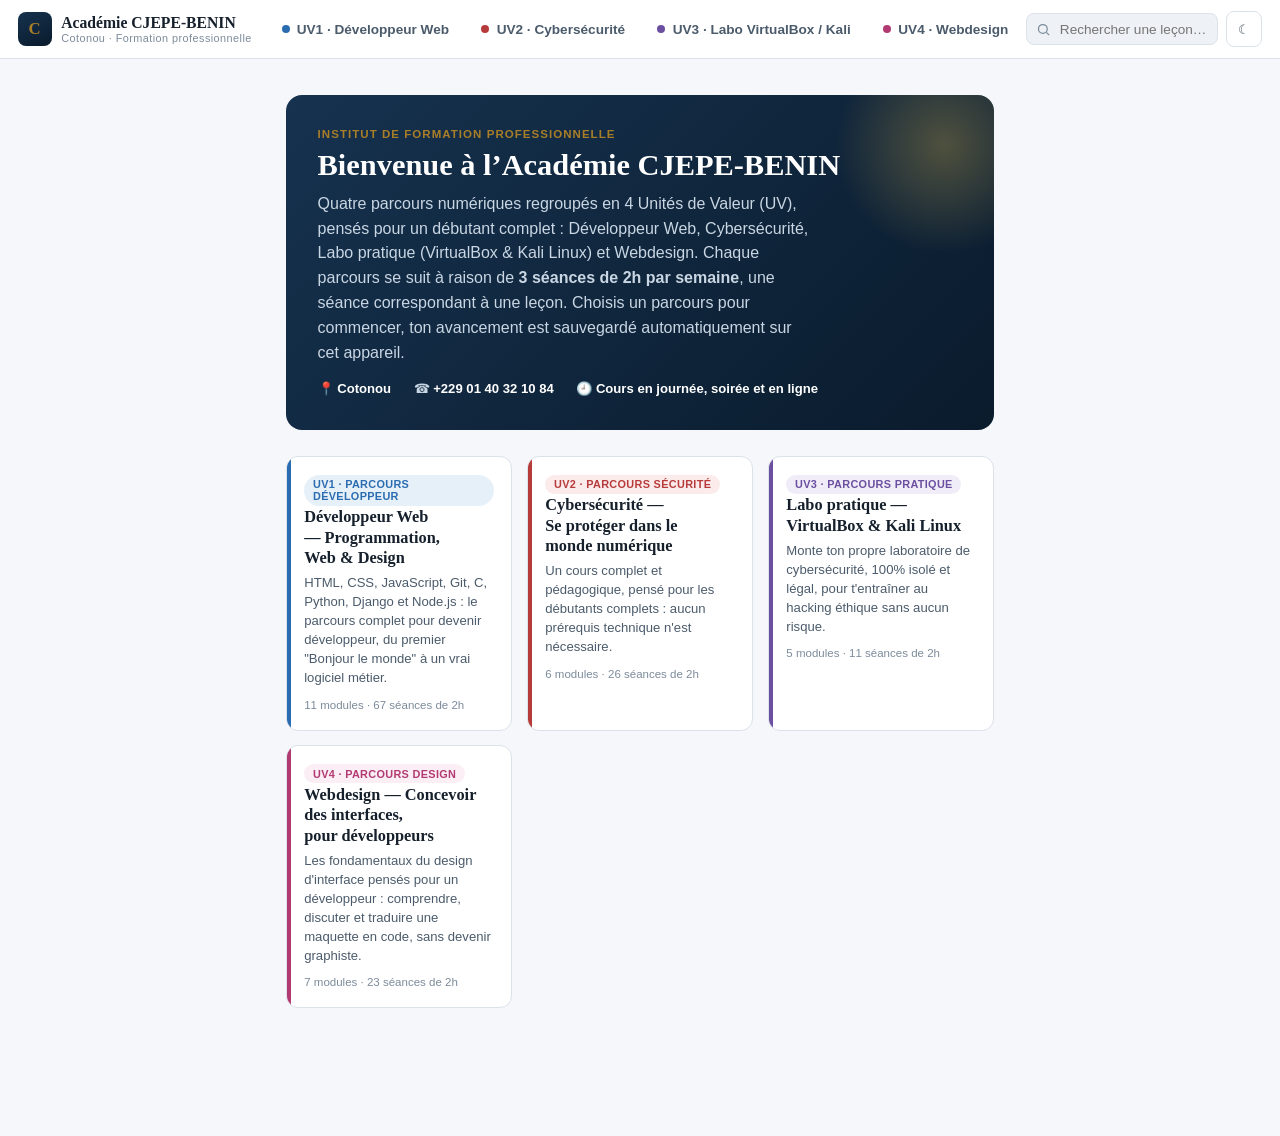
<file: academie-cjepe/index.html>
<!DOCTYPE html>
<html lang="fr">
<head>
  <meta charset="UTF-8" />
  <meta name="viewport" content="width=device-width, initial-scale=1" />
  <title>Académie CJEPE-BENIN · Parcours interactifs</title>
  <link rel="stylesheet" href="style.css" />
</head>
<body>
<div id="app">
  <div class="topbar">
    <div class="brand" onclick="go('home')">
      <div class="brand-mark">C</div>
      <div class="brand-txt"><b>Académie CJEPE-BENIN</b><span>Cotonou · Formation professionnelle</span></div>
    </div>
    <div class="track-tabs" id="trackTabs"></div>
    <div class="topbar-actions">
      <div class="search-box">
        <svg width="15" height="15" viewBox="0 0 24 24" fill="none" stroke="currentColor" stroke-width="2"><circle cx="11" cy="11" r="7"/><line x1="21" y1="21" x2="16.65" y2="16.65"/></svg>
        <input id="searchInput" placeholder="Rechercher une leçon…" oninput="onSearch(this.value)" />
      </div>
      <button class="icon-btn menu-btn" onclick="toggleMobileSidebar()" aria-label="Menu" title="Sommaire">
        <svg width="17" height="17" viewBox="0 0 24 24" fill="none" stroke="currentColor" stroke-width="2"><line x1="3" y1="6" x2="21" y2="6"/><line x1="3" y1="12" x2="21" y2="12"/><line x1="3" y1="18" x2="21" y2="18"/></svg>
      </button>
      <button class="icon-btn" id="themeBtn" onclick="toggleTheme()" aria-label="Changer le thème" title="Changer le thème">☾</button>
    </div>
  </div>

  <div class="layout">
    <div class="scrim" id="scrim" onclick="toggleMobileSidebar()"></div>
    <nav class="sidebar sidebar-hidden" id="sidebar"></nav>
    <main class="content"><div class="content-inner" id="contentInner"></div></main>
  </div>
</div>
  <script src="script.js" defer></script>
</body>
</html>
</file>
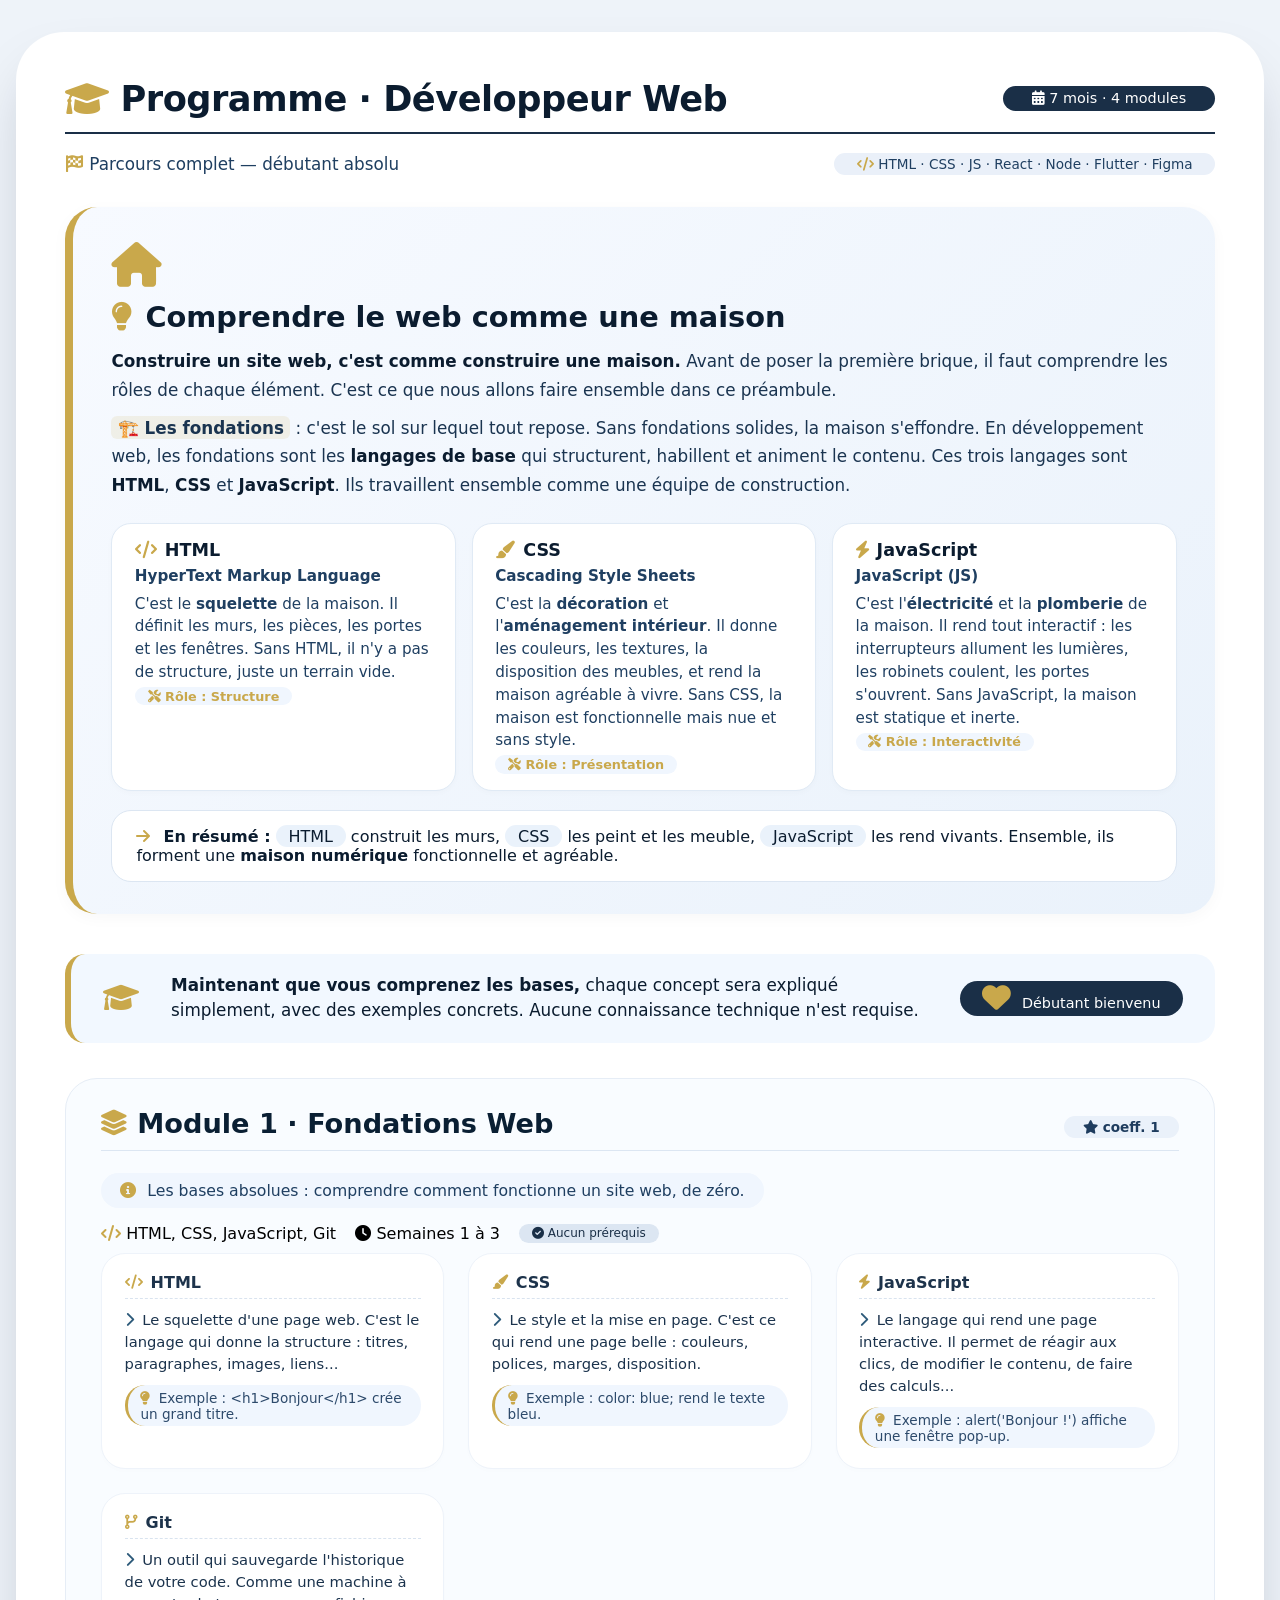
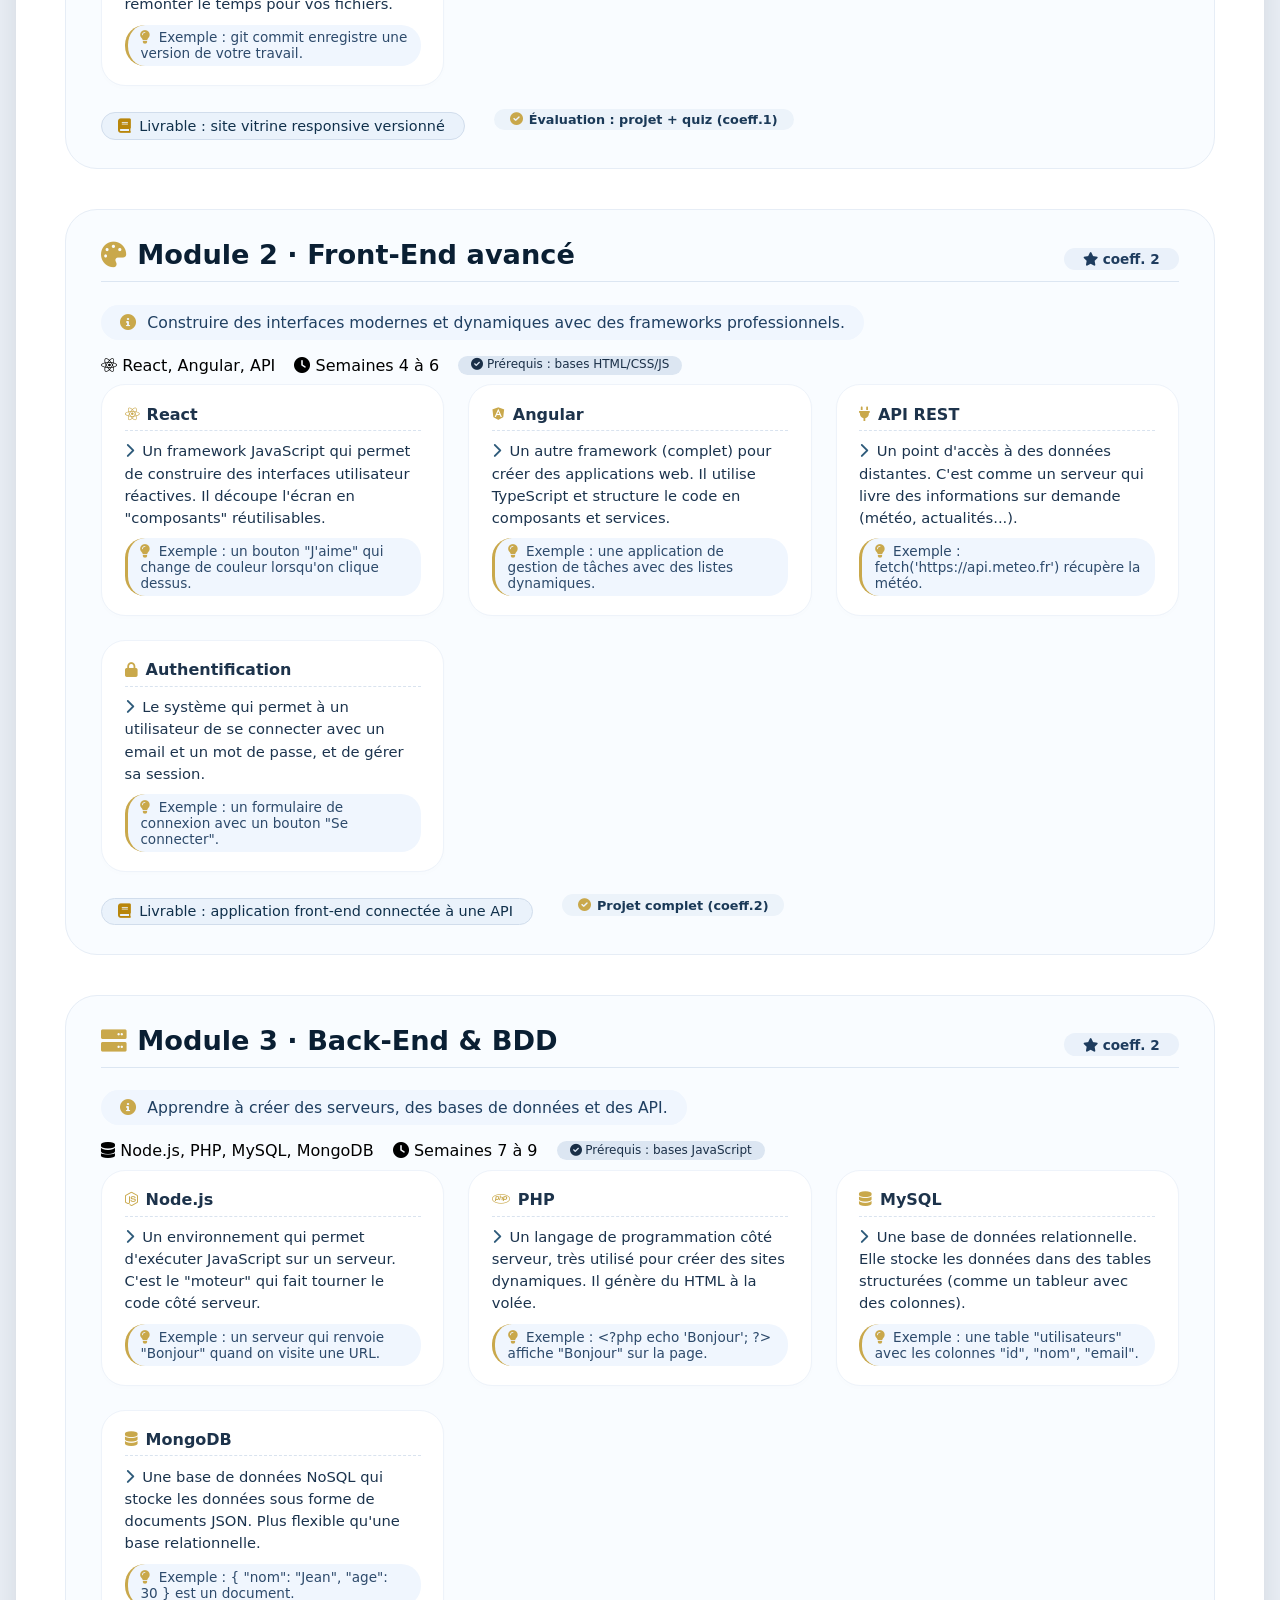
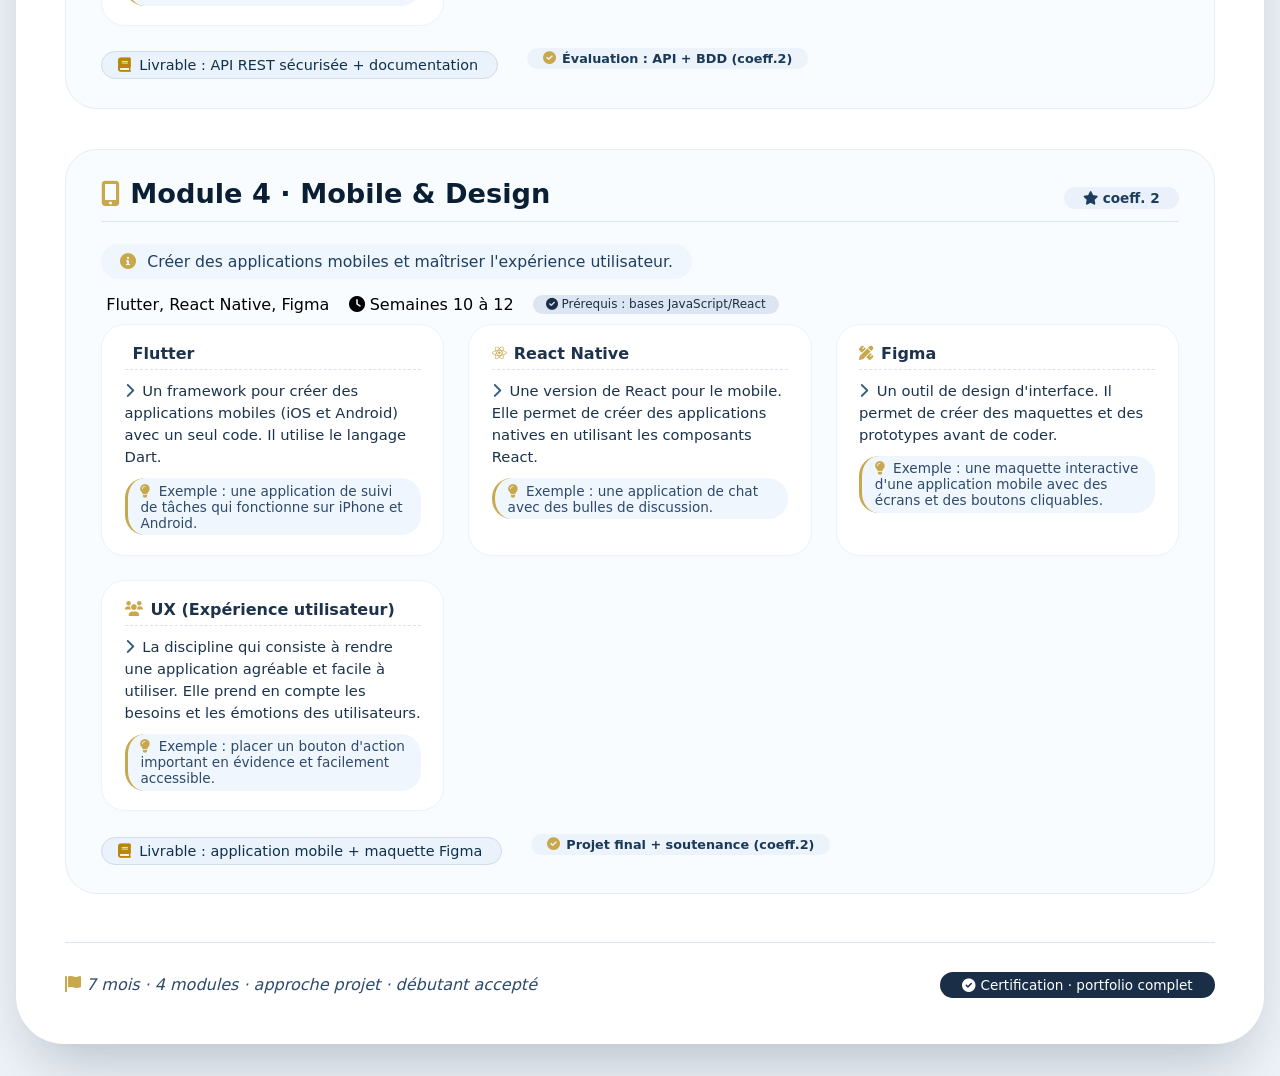
<file: Développement web.html>
<!DOCTYPE html>
<html lang="fr">
<head>
  <meta charset="UTF-8" />
  <meta name="viewport" content="width=device-width, initial-scale=1.0" />
  <title>CJEPE · Développeur Web · Programme complet</title>
  <link rel="stylesheet" href="https://cdnjs.cloudflare.com/ajax/libs/font-awesome/6.0.0-beta3/css/all.min.css" />
  <style>
    /* ========== STYLES GLOBAUX ========== */
    * {
      margin: 0;
      padding: 0;
      box-sizing: border-box;
      font-family: 'Inter', 'Segoe UI', Roboto, system-ui, sans-serif;
    }

    body {
      background: #eef3f9;
      display: flex;
      justify-content: center;
      padding: 2rem 1rem;
    }

    .program-container {
      max-width: 1400px;
      width: 100%;
      background: #ffffff;
      border-radius: 48px;
      padding: 2.8rem 3rem;
      box-shadow: 0 30px 60px -18px rgba(0, 20, 40, 0.25);
      border: 1px solid rgba(255, 255, 255, 0.4);
    }

    /* ========== HEADER ========== */
    .header {
      display: flex;
      justify-content: space-between;
      align-items: center;
      flex-wrap: wrap;
      border-bottom: 2px solid #1a2f47;
      padding-bottom: 0.8rem;
      margin-bottom: 1.2rem;
    }

    .header h1 {
      font-size: 2.2rem;
      font-weight: 700;
      color: #0b1c2f;
      letter-spacing: -0.5px;
      display: flex;
      align-items: center;
      gap: 12px;
    }

    .header h1 i {
      color: #c9a84b;
    }

    .header .badge {
      background: #1a2f47;
      color: white;
      padding: 0.3rem 1.8rem;
      border-radius: 60px;
      font-weight: 500;
      font-size: 0.9rem;
    }

    .subhead {
      display: flex;
      flex-wrap: wrap;
      justify-content: space-between;
      align-items: center;
      margin-bottom: 2rem;
      color: #1f3f61;
      font-size: 1.05rem;
      gap: 0.5rem 1rem;
    }

    .subhead i {
      color: #c9a84b;
    }

    .subhead .pill {
      background: #eaf0f9;
      padding: 0.2rem 1.4rem;
      border-radius: 40px;
      font-weight: 500;
      font-size: 0.85rem;
    }

    /* ========== PRÉAMBULE : ANALOGIE DE LA MAISON ========== */
    .preamble {
      background: linear-gradient(135deg, #f7faff 0%, #eaf2fb 100%);
      border-radius: 32px;
      padding: 2rem 2.4rem;
      margin-bottom: 2.5rem;
      border-left: 8px solid #c9a84b;
      box-shadow: 0 4px 16px rgba(0, 0, 0, 0.03);
    }

    .preamble .icon-house {
      font-size: 2.8rem;
      color: #c9a84b;
      margin-bottom: 0.5rem;
    }

    .preamble h2 {
      font-size: 1.8rem;
      font-weight: 700;
      color: #0b1c2f;
      margin-bottom: 0.8rem;
      display: flex;
      align-items: center;
      gap: 12px;
    }

    .preamble h2 i {
      color: #c9a84b;
    }

    .preamble .analogie {
      font-size: 1.05rem;
      line-height: 1.7;
      color: #1a3450;
    }

    .preamble .analogie strong {
      color: #0b1c2f;
    }

    .preamble .analogie .highlight {
      background: #c9a84b20;
      padding: 0.1rem 0.4rem;
      border-radius: 6px;
      font-weight: 600;
    }

    .preamble .tech-defs {
      display: grid;
      grid-template-columns: repeat(auto-fit, minmax(200px, 1fr));
      gap: 1rem;
      margin-top: 1.5rem;
    }

    .preamble .tech-def {
      background: white;
      border-radius: 20px;
      padding: 1rem 1.4rem;
      border: 1px solid #e0eaf5;
      box-shadow: 0 2px 6px rgba(0,0,0,0.02);
    }

    .preamble .tech-def h3 {
      font-size: 1.1rem;
      font-weight: 700;
      color: #0b1c2f;
      display: flex;
      align-items: center;
      gap: 8px;
      margin-bottom: 0.3rem;
    }

    .preamble .tech-def h3 i {
      color: #c9a84b;
    }

    .preamble .tech-def p {
      font-size: 0.95rem;
      color: #1f3f61;
      line-height: 1.5;
    }

    .preamble .tech-def .role {
      font-size: 0.8rem;
      font-weight: 600;
      color: #c9a84b;
      background: #f0f6fe;
      display: inline-block;
      padding: 0.1rem 0.8rem;
      border-radius: 30px;
      margin-top: 0.2rem;
    }

    /* ========== INTRODUCTION DÉBUTANT ========== */
    .intro-beginner {
      background: #f2f8ff;
      border-left: 6px solid #c9a84b;
      border-radius: 20px;
      padding: 1.2rem 2rem;
      margin-bottom: 2.2rem;
      display: flex;
      flex-wrap: wrap;
      align-items: center;
      gap: 1rem 2rem;
    }

    .intro-beginner i {
      color: #c9a84b;
      font-size: 1.8rem;
    }

    .intro-beginner p {
      color: #0b1c2f;
      font-weight: 400;
      font-size: 1.05rem;
      line-height: 1.5;
      flex: 1;
    }

    .intro-beginner .highlight {
      background: #1a2f47;
      color: white;
      padding: 0.2rem 1.4rem;
      border-radius: 40px;
      font-weight: 500;
      font-size: 0.9rem;
      white-space: nowrap;
    }

    /* ========== GRILLE DES MODULES ========== */
    .module-grid {
      display: flex;
      flex-direction: column;
      gap: 2.5rem;
    }

    .module-card {
      background: #f9fcff;
      border-radius: 32px;
      padding: 1.8rem 2.2rem;
      border: 1px solid #e6edf6;
      transition: 0.1s ease;
    }

    .module-card:hover {
      border-color: #c9d9eb;
      background: #fafdff;
    }

    .module-title {
      display: flex;
      flex-wrap: wrap;
      align-items: baseline;
      justify-content: space-between;
      border-bottom: 1px solid #dce6f2;
      padding-bottom: 0.7rem;
      margin-bottom: 1.4rem;
    }

    .module-title h2 {
      font-size: 1.7rem;
      font-weight: 700;
      color: #0a1f33;
      display: flex;
      align-items: center;
      gap: 10px;
    }

    .module-title h2 i {
      color: #c9a84b;
      font-size: 1.6rem;
    }

    .module-coeff {
      background: #eaf1fa;
      padding: 0.2rem 1.2rem;
      border-radius: 60px;
      font-weight: 600;
      font-size: 0.85rem;
      color: #1e3c5e;
    }

    .module-desc {
      color: #1f3f61;
      font-size: 0.98rem;
      margin-bottom: 1rem;
      background: #f0f6fe;
      padding: 0.5rem 1.2rem;
      border-radius: 60px;
      display: inline-block;
    }

    .module-desc i {
      color: #c9a84b;
      margin-right: 6px;
    }

    /* ========== GRILLE DES CONCEPTS ========== */
    .concepts-grid {
      display: grid;
      grid-template-columns: repeat(auto-fit, minmax(280px, 1fr));
      gap: 1.5rem;
      margin-top: 0.5rem;
    }

    .concept-card {
      background: white;
      border-radius: 24px;
      padding: 1.2rem 1.4rem;
      border: 1px solid #eef3fa;
      box-shadow: 0 2px 6px rgba(0,0,0,0.01);
      transition: 0.1s ease;
    }

    .concept-card:hover {
      border-color: #c5d7eb;
    }

    .concept-card h3 {
      font-size: 1rem;
      font-weight: 700;
      color: #1d334b;
      display: flex;
      align-items: center;
      gap: 8px;
      border-bottom: 1px dashed #d9e3ef;
      padding-bottom: 0.4rem;
      margin-bottom: 0.6rem;
    }

    .concept-card h3 i {
      color: #c9a84b;
      font-size: 0.9rem;
    }

    .concept-card .def {
      font-size: 0.92rem;
      color: #1b334d;
      line-height: 1.5;
      margin-bottom: 0.3rem;
    }

    .concept-card .def i {
      color: #2d5a7a;
      margin-right: 4px;
    }

    .concept-card .exemple {
      font-size: 0.85rem;
      color: #2d4a6b;
      background: #f0f6fe;
      padding: 0.3rem 0.8rem;
      border-radius: 20px;
      display: inline-block;
      margin-top: 0.3rem;
      border-left: 3px solid #c9a84b;
    }

    .concept-card .exemple i {
      color: #c9a84b;
      margin-right: 4px;
    }

    /* ========== LIVRABLE & ÉVALUATION ========== */
    .livrable {
      background: #eaf2fb;
      border-radius: 40px;
      padding: 0.3rem 1.2rem 0.3rem 1rem;
      display: inline-flex;
      align-items: center;
      gap: 8px;
      font-weight: 500;
      font-size: 0.9rem;
      color: #10304b;
      border: 1px solid #d1ddec;
      margin-top: 0.8rem;
    }

    .livrable i {
      color: #b8860b;
    }

    .evaluation {
      display: inline-flex;
      align-items: center;
      gap: 6px;
      background: #ecf3fa;
      padding: 0.2rem 1rem;
      border-radius: 40px;
      font-size: 0.8rem;
      font-weight: 600;
      color: #1a3957;
      margin-left: 0.8rem;
    }

    .evaluation i {
      color: #c9a84b;
    }

    /* ========== FOOTER ========== */
    .footer-meta {
      margin-top: 3rem;
      border-top: 1px solid #dce6f2;
      padding-top: 1.8rem;
      display: flex;
      flex-wrap: wrap;
      justify-content: space-between;
      align-items: center;
      gap: 1rem;
    }

    .footer-meta .note {
      color: #2e4a6b;
      font-style: italic;
    }

    .footer-meta .note i {
      color: #c9a84b;
    }

    .badge-coeff-final {
      background: #1a2f47;
      color: white;
      border-radius: 40px;
      padding: 0.3rem 1.4rem;
      font-weight: 500;
      font-size: 0.85rem;
    }

    /* ========== RESPONSIVE ========== */
    @media (max-width: 750px) {
      .program-container {
        padding: 1.5rem;
      }
      .module-card {
        padding: 1.2rem;
      }
      .concepts-grid {
        grid-template-columns: 1fr;
      }
      .header h1 {
        font-size: 1.8rem;
      }
      .intro-beginner {
        flex-direction: column;
        align-items: flex-start;
      }
      .preamble {
        padding: 1.5rem;
      }
      .preamble .tech-defs {
        grid-template-columns: 1fr;
      }
    }

    .inline-flex {
      display: flex;
      flex-wrap: wrap;
      align-items: center;
      gap: 8px 16px;
    }

    .pill-sm {
      background: #dce6f2;
      padding: 0.1rem 0.8rem;
      border-radius: 30px;
      font-size: 0.75rem;
      font-weight: 500;
      color: #1a2f47;
    }
  </style>
</head>
<body>

  <div class="program-container">

    <!-- ============================================================ -->
    <!-- ===================== HEADER ================================ -->
    <!-- ============================================================ -->
    <header class="header">
      <h1><i class="fas fa-graduation-cap"></i> Programme · Développeur Web</h1>
      <span class="badge"><i class="fas fa-calendar-alt"></i> 7 mois · 4 modules</span>
    </header>

    <!-- ============================================================ -->
    <!-- ================ SOUS-EN-TÊTE =============================== -->
    <!-- ============================================================ -->
    <div class="subhead">
      <span><i class="fas fa-flag-checkered"></i> Parcours complet — débutant absolu</span>
      <span class="pill"><i class="fas fa-code"></i> HTML · CSS · JS · React · Node · Flutter · Figma</span>
    </div>

    <!-- ============================================================ -->
    <!-- ================ PRÉAMBULE : LA MAISON DU WEB =============== -->
    <!-- ============================================================ -->
    <div class="preamble">
      <div class="icon-house"><i class="fas fa-home"></i></div>
      <h2><i class="fas fa-lightbulb"></i> Comprendre le web comme une maison</h2>

      <div class="analogie">
        <p>
          <strong>Construire un site web, c'est comme construire une maison.</strong>
          Avant de poser la première brique, il faut comprendre les rôles de chaque élément.
          C'est ce que nous allons faire ensemble dans ce préambule.
        </p>
        <p style="margin-top: 0.6rem;">
          <span class="highlight">🏗️ Les fondations</span> : c'est le sol sur lequel tout repose. Sans fondations solides, la maison s'effondre.
          En développement web, les fondations sont les <strong>langages de base</strong> qui structurent, habillent et animent le contenu.
          Ces trois langages sont <strong>HTML</strong>, <strong>CSS</strong> et <strong>JavaScript</strong>.
          Ils travaillent ensemble comme une équipe de construction.
        </p>
      </div>

      <!-- Définitions avec analogie -->
      <div class="tech-defs">
        <div class="tech-def">
          <h3><i class="fas fa-code"></i> HTML</h3>
          <p><strong>HyperText Markup Language</strong></p>
          <p style="margin-top: 0.3rem; font-size: 0.95rem;">
            C'est le <strong>squelette</strong> de la maison. Il définit les murs, les pièces, les portes et les fenêtres.
            Sans HTML, il n'y a pas de structure, juste un terrain vide.
          </p>
          <span class="role"><i class="fas fa-tools"></i> Rôle : Structure</span>
        </div>

        <div class="tech-def">
          <h3><i class="fas fa-paint-brush"></i> CSS</h3>
          <p><strong>Cascading Style Sheets</strong></p>
          <p style="margin-top: 0.3rem; font-size: 0.95rem;">
            C'est la <strong>décoration</strong> et l'<strong>aménagement intérieur</strong>.
            Il donne les couleurs, les textures, la disposition des meubles, et rend la maison agréable à vivre.
            Sans CSS, la maison est fonctionnelle mais nue et sans style.
          </p>
          <span class="role"><i class="fas fa-tools"></i> Rôle : Présentation</span>
        </div>

        <div class="tech-def">
          <h3><i class="fas fa-bolt"></i> JavaScript</h3>
          <p><strong>JavaScript (JS)</strong></p>
          <p style="margin-top: 0.3rem; font-size: 0.95rem;">
            C'est l'<strong>électricité</strong> et la <strong>plomberie</strong> de la maison.
            Il rend tout interactif : les interrupteurs allument les lumières, les robinets coulent, les portes s'ouvrent.
            Sans JavaScript, la maison est statique et inerte.
          </p>
          <span class="role"><i class="fas fa-tools"></i> Rôle : Interactivité</span>
        </div>
      </div>

      <div style="margin-top: 1.2rem; background: #ffffff; border-radius: 20px; padding: 1rem 1.5rem; border: 1px solid #dce6f2;">
        <p style="font-size: 1rem; color: #0b1c2f;">
          <i class="fas fa-arrow-right" style="color: #c9a84b; margin-right: 8px;"></i>
          <strong>En résumé :</strong>
          <span style="background: #eaf2fb; padding: 0.1rem 0.8rem; border-radius: 30px;">HTML</span> construit les murs,
          <span style="background: #eaf2fb; padding: 0.1rem 0.8rem; border-radius: 30px;">CSS</span> les peint et les meuble,
          <span style="background: #eaf2fb; padding: 0.1rem 0.8rem; border-radius: 30px;">JavaScript</span> les rend vivants.
          Ensemble, ils forment une <strong>maison numérique</strong> fonctionnelle et agréable.
        </p>
      </div>
    </div>

    <!-- ============================================================ -->
    <!-- ================ INTRODUCTION DÉBUTANT ===================== -->
    <!-- ============================================================ -->
    <div class="intro-beginner">
      <i class="fas fa-graduation-cap"></i>
      <p>
        <strong>Maintenant que vous comprenez les bases,</strong> chaque concept sera expliqué simplement,
        avec des exemples concrets. Aucune connaissance technique n'est requise.
      </p>
      <span class="highlight"><i class="fas fa-heart" style="color: #c9a84b; margin-right: 6px;"></i> Débutant bienvenu</span>
    </div>

    <!-- ============================================================ -->
    <!-- ================ GRILLE DES MODULES ======================== -->
    <!-- ============================================================ -->
    <div class="module-grid">

      <!-- ========== MODULE 1 : FONDATIONS WEB ========== -->
      <section class="module-card">
        <div class="module-title">
          <h2><i class="fas fa-layer-group"></i> Module 1 · Fondations Web</h2>
          <span class="module-coeff"><i class="fas fa-star"></i> coeff. 1</span>
        </div>
        <div class="module-desc">
          <i class="fas fa-info-circle"></i> Les bases absolues : comprendre comment fonctionne un site web, de zéro.
        </div>
        <div style="display: flex; flex-wrap: wrap; gap: 0.4rem 1.2rem; margin-bottom: 0.6rem;">
          <span><i class="fas fa-code" style="color: #c9a84b;"></i> HTML, CSS, JavaScript, Git</span>
          <span><i class="fas fa-clock"></i> Semaines 1 à 3</span>
          <span class="pill-sm"><i class="fas fa-check-circle"></i> Aucun prérequis</span>
        </div>

        <div class="concepts-grid">
          <div class="concept-card">
            <h3><i class="fas fa-code"></i> HTML</h3>
            <div class="def"><i class="fas fa-chevron-right"></i> Le squelette d'une page web. C'est le langage qui donne la structure : titres, paragraphes, images, liens...</div>
            <div class="exemple"><i class="fas fa-lightbulb"></i> Exemple : <code>&lt;h1&gt;Bonjour&lt;/h1&gt;</code> crée un grand titre.</div>
          </div>
          <div class="concept-card">
            <h3><i class="fas fa-paint-brush"></i> CSS</h3>
            <div class="def"><i class="fas fa-chevron-right"></i> Le style et la mise en page. C'est ce qui rend une page belle : couleurs, polices, marges, disposition.</div>
            <div class="exemple"><i class="fas fa-lightbulb"></i> Exemple : <code>color: blue;</code> rend le texte bleu.</div>
          </div>
          <div class="concept-card">
            <h3><i class="fas fa-bolt"></i> JavaScript</h3>
            <div class="def"><i class="fas fa-chevron-right"></i> Le langage qui rend une page interactive. Il permet de réagir aux clics, de modifier le contenu, de faire des calculs...</div>
            <div class="exemple"><i class="fas fa-lightbulb"></i> Exemple : <code>alert('Bonjour !')</code> affiche une fenêtre pop-up.</div>
          </div>
          <div class="concept-card">
            <h3><i class="fas fa-code-branch"></i> Git</h3>
            <div class="def"><i class="fas fa-chevron-right"></i> Un outil qui sauvegarde l'historique de votre code. Comme une machine à remonter le temps pour vos fichiers.</div>
            <div class="exemple"><i class="fas fa-lightbulb"></i> Exemple : <code>git commit</code> enregistre une version de votre travail.</div>
          </div>
        </div>

        <div class="inline-flex" style="margin-top: 0.8rem;">
          <span class="livrable"><i class="fas fa-book"></i> Livrable : site vitrine responsive versionné</span>
          <span class="evaluation"><i class="fas fa-check-circle"></i> Évaluation : projet + quiz (coeff.1)</span>
        </div>
      </section>

      <!-- ========== MODULE 2 : FRONT-END AVANCÉ ========== -->
      <section class="module-card">
        <div class="module-title">
          <h2><i class="fas fa-palette"></i> Module 2 · Front-End avancé</h2>
          <span class="module-coeff"><i class="fas fa-star"></i> coeff. 2</span>
        </div>
        <div class="module-desc">
          <i class="fas fa-info-circle"></i> Construire des interfaces modernes et dynamiques avec des frameworks professionnels.
        </div>
        <div style="display: flex; flex-wrap: wrap; gap: 0.4rem 1.2rem; margin-bottom: 0.6rem;">
          <span><i class="fab fa-react"></i> React, Angular, API</span>
          <span><i class="fas fa-clock"></i> Semaines 4 à 6</span>
          <span class="pill-sm"><i class="fas fa-check-circle"></i> Prérequis : bases HTML/CSS/JS</span>
        </div>

        <div class="concepts-grid">
          <div class="concept-card">
            <h3><i class="fab fa-react"></i> React</h3>
            <div class="def"><i class="fas fa-chevron-right"></i> Un framework JavaScript qui permet de construire des interfaces utilisateur réactives. Il découpe l'écran en "composants" réutilisables.</div>
            <div class="exemple"><i class="fas fa-lightbulb"></i> Exemple : un bouton "J'aime" qui change de couleur lorsqu'on clique dessus.</div>
          </div>
          <div class="concept-card">
            <h3><i class="fab fa-angular"></i> Angular</h3>
            <div class="def"><i class="fas fa-chevron-right"></i> Un autre framework (complet) pour créer des applications web. Il utilise TypeScript et structure le code en composants et services.</div>
            <div class="exemple"><i class="fas fa-lightbulb"></i> Exemple : une application de gestion de tâches avec des listes dynamiques.</div>
          </div>
          <div class="concept-card">
            <h3><i class="fas fa-plug"></i> API REST</h3>
            <div class="def"><i class="fas fa-chevron-right"></i> Un point d'accès à des données distantes. C'est comme un serveur qui livre des informations sur demande (météo, actualités...).</div>
            <div class="exemple"><i class="fas fa-lightbulb"></i> Exemple : <code>fetch('https://api.meteo.fr')</code> récupère la météo.</div>
          </div>
          <div class="concept-card">
            <h3><i class="fas fa-lock"></i> Authentification</h3>
            <div class="def"><i class="fas fa-chevron-right"></i> Le système qui permet à un utilisateur de se connecter avec un email et un mot de passe, et de gérer sa session.</div>
            <div class="exemple"><i class="fas fa-lightbulb"></i> Exemple : un formulaire de connexion avec un bouton "Se connecter".</div>
          </div>
        </div>

        <div class="inline-flex" style="margin-top: 0.8rem;">
          <span class="livrable"><i class="fas fa-book"></i> Livrable : application front-end connectée à une API</span>
          <span class="evaluation"><i class="fas fa-check-circle"></i> Projet complet (coeff.2)</span>
        </div>
      </section>

      <!-- ========== MODULE 3 : BACK-END & BDD ========== -->
      <section class="module-card">
        <div class="module-title">
          <h2><i class="fas fa-server"></i> Module 3 · Back-End & BDD</h2>
          <span class="module-coeff"><i class="fas fa-star"></i> coeff. 2</span>
        </div>
        <div class="module-desc">
          <i class="fas fa-info-circle"></i> Apprendre à créer des serveurs, des bases de données et des API.
        </div>
        <div style="display: flex; flex-wrap: wrap; gap: 0.4rem 1.2rem; margin-bottom: 0.6rem;">
          <span><i class="fas fa-database"></i> Node.js, PHP, MySQL, MongoDB</span>
          <span><i class="fas fa-clock"></i> Semaines 7 à 9</span>
          <span class="pill-sm"><i class="fas fa-check-circle"></i> Prérequis : bases JavaScript</span>
        </div>

        <div class="concepts-grid">
          <div class="concept-card">
            <h3><i class="fab fa-node-js"></i> Node.js</h3>
            <div class="def"><i class="fas fa-chevron-right"></i> Un environnement qui permet d'exécuter JavaScript sur un serveur. C'est le "moteur" qui fait tourner le code côté serveur.</div>
            <div class="exemple"><i class="fas fa-lightbulb"></i> Exemple : un serveur qui renvoie "Bonjour" quand on visite une URL.</div>
          </div>
          <div class="concept-card">
            <h3><i class="fab fa-php"></i> PHP</h3>
            <div class="def"><i class="fas fa-chevron-right"></i> Un langage de programmation côté serveur, très utilisé pour créer des sites dynamiques. Il génère du HTML à la volée.</div>
            <div class="exemple"><i class="fas fa-lightbulb"></i> Exemple : <code>&lt;?php echo 'Bonjour'; ?&gt;</code> affiche "Bonjour" sur la page.</div>
          </div>
          <div class="concept-card">
            <h3><i class="fas fa-database"></i> MySQL</h3>
            <div class="def"><i class="fas fa-chevron-right"></i> Une base de données relationnelle. Elle stocke les données dans des tables structurées (comme un tableur avec des colonnes).</div>
            <div class="exemple"><i class="fas fa-lightbulb"></i> Exemple : une table "utilisateurs" avec les colonnes "id", "nom", "email".</div>
          </div>
          <div class="concept-card">
            <h3><i class="fas fa-database"></i> MongoDB</h3>
            <div class="def"><i class="fas fa-chevron-right"></i> Une base de données NoSQL qui stocke les données sous forme de documents JSON. Plus flexible qu'une base relationnelle.</div>
            <div class="exemple"><i class="fas fa-lightbulb"></i> Exemple : <code>{ "nom": "Jean", "age": 30 }</code> est un document.</div>
          </div>
        </div>

        <div class="inline-flex" style="margin-top: 0.8rem;">
          <span class="livrable"><i class="fas fa-book"></i> Livrable : API REST sécurisée + documentation</span>
          <span class="evaluation"><i class="fas fa-check-circle"></i> Évaluation : API + BDD (coeff.2)</span>
        </div>
      </section>

      <!-- ========== MODULE 4 : MOBILE & WEB DESIGN ========== -->
      <section class="module-card">
        <div class="module-title">
          <h2><i class="fas fa-mobile-alt"></i> Module 4 · Mobile & Design</h2>
          <span class="module-coeff"><i class="fas fa-star"></i> coeff. 2</span>
        </div>
        <div class="module-desc">
          <i class="fas fa-info-circle"></i> Créer des applications mobiles et maîtriser l'expérience utilisateur.
        </div>
        <div style="display: flex; flex-wrap: wrap; gap: 0.4rem 1.2rem; margin-bottom: 0.6rem;">
          <span><i class="fab fa-flutter"></i> Flutter, React Native, Figma</span>
          <span><i class="fas fa-clock"></i> Semaines 10 à 12</span>
          <span class="pill-sm"><i class="fas fa-check-circle"></i> Prérequis : bases JavaScript/React</span>
        </div>

        <div class="concepts-grid">
          <div class="concept-card">
            <h3><i class="fab fa-flutter"></i> Flutter</h3>
            <div class="def"><i class="fas fa-chevron-right"></i> Un framework pour créer des applications mobiles (iOS et Android) avec un seul code. Il utilise le langage Dart.</div>
            <div class="exemple"><i class="fas fa-lightbulb"></i> Exemple : une application de suivi de tâches qui fonctionne sur iPhone et Android.</div>
          </div>
          <div class="concept-card">
            <h3><i class="fab fa-react"></i> React Native</h3>
            <div class="def"><i class="fas fa-chevron-right"></i> Une version de React pour le mobile. Elle permet de créer des applications natives en utilisant les composants React.</div>
            <div class="exemple"><i class="fas fa-lightbulb"></i> Exemple : une application de chat avec des bulles de discussion.</div>
          </div>
          <div class="concept-card">
            <h3><i class="fas fa-pencil-ruler"></i> Figma</h3>
            <div class="def"><i class="fas fa-chevron-right"></i> Un outil de design d'interface. Il permet de créer des maquettes et des prototypes avant de coder.</div>
            <div class="exemple"><i class="fas fa-lightbulb"></i> Exemple : une maquette interactive d'une application mobile avec des écrans et des boutons cliquables.</div>
          </div>
          <div class="concept-card">
            <h3><i class="fas fa-users"></i> UX (Expérience utilisateur)</h3>
            <div class="def"><i class="fas fa-chevron-right"></i> La discipline qui consiste à rendre une application agréable et facile à utiliser. Elle prend en compte les besoins et les émotions des utilisateurs.</div>
            <div class="exemple"><i class="fas fa-lightbulb"></i> Exemple : placer un bouton d'action important en évidence et facilement accessible.</div>
          </div>
        </div>

        <div class="inline-flex" style="margin-top: 0.8rem;">
          <span class="livrable"><i class="fas fa-book"></i> Livrable : application mobile + maquette Figma</span>
          <span class="evaluation"><i class="fas fa-check-circle"></i> Projet final + soutenance (coeff.2)</span>
        </div>
      </section>
    </div>

    <!-- ============================================================ -->
    <!-- ===================== FOOTER ================================ -->
    <!-- ============================================================ -->
    <footer class="footer-meta">
      <span class="note"><i class="fas fa-flag"></i> 7 mois · 4 modules · approche projet · débutant accepté</span>
      <span class="badge-coeff-final"><i class="fas fa-check-circle"></i> Certification · portfolio complet</span>
    </footer>

  </div>

</body>
</html>
</file>
<file: academie-cjepe/style.css>
:root{
    --bg:#f5f7fa; --surface:#ffffff; --surface-2:#eef2f6; --border:#dbe2ea;
    --ink:#16202c; --ink-soft:#4b5b6b; --ink-faint:#7c8b9b;
    --accent:#16324f; --accent-ink:#ffffff; --gold:#a97e28; --gold-soft:#f4e9d3;
    --web:#2b6cb0; --cyber:#b83b3b; --lab:#6b4fa0; --design:#b23a72;
    --ok:#2f7a52; --warn:#a8701f; --danger:#c23b3b;
    --code-bg:#0f1720; --code-ink:#dbe7f0;
    --shadow: 0 10px 30px -12px rgba(16,32,48,.18);
    --radius: 10px;
  }
  :root[data-theme="dark"]{
    --bg:#0d141c; --surface:#131c26; --surface-2:#18222d; --border:#263241;
    --ink:#e7edf3; --ink-soft:#aebdcc; --ink-faint:#7e8fa1;
    --accent:#6fa8dc; --accent-ink:#0d141c; --gold:#d8b467; --gold-soft:#2a2313;
    --web:#5b9bd5; --cyber:#e07a7a; --lab:#a084d1; --design:#e58fbb;
    --ok:#4caf7d; --warn:#d3a13e; --danger:#e2685f;
    --code-bg:#0a1017; --code-ink:#d7e3ee;
    --shadow: 0 10px 30px -12px rgba(0,0,0,.5);
  }
  @media (prefers-color-scheme: dark){
    :root:not([data-theme="light"]){
      --bg:#0d141c; --surface:#131c26; --surface-2:#18222d; --border:#263241;
      --ink:#e7edf3; --ink-soft:#aebdcc; --ink-faint:#7e8fa1;
      --accent:#6fa8dc; --accent-ink:#0d141c; --gold:#d8b467; --gold-soft:#2a2313;
      --web:#5b9bd5; --cyber:#e07a7a; --lab:#a084d1; --design:#e58fbb;
      --ok:#4caf7d; --warn:#d3a13e; --danger:#e2685f;
      --code-bg:#0a1017; --code-ink:#d7e3ee;
    }
  }
  *{box-sizing:border-box;}
  html,body{margin:0;padding:0;}
  body{
    background:var(--bg); color:var(--ink);
    font-family:-apple-system,"Segoe UI",Roboto,"Helvetica Neue",Arial,sans-serif;
    -webkit-font-smoothing:antialiased;
  }
  h1,h2,h3,h4{
    font-family:Georgia,"Iowan Old Style","Noto Serif","Times New Roman",serif;
    font-weight:700; text-wrap:balance; color:var(--ink); line-height:1.25;
  }
  code,pre,.mono{font-family:"Cascadia Code","SF Mono",Consolas,"Courier New",monospace;}
  a{color:var(--accent);}
  button{font-family:inherit;}
  ::selection{background:var(--gold-soft);}
  a:focus-visible, button:focus-visible, input:focus-visible, [tabindex]:focus-visible{
    outline:2px solid var(--accent); outline-offset:2px; border-radius:4px;
  }
  @media (prefers-reduced-motion: reduce){
    *{animation-duration:.01ms !important; transition-duration:.01ms !important;}
  }

  /* ===== App shell ===== */
  #app{min-height:100vh; display:flex; flex-direction:column;}

  .topbar{
    display:flex; align-items:center; gap:1rem;
    padding:.7rem 1.1rem; background:var(--surface); border-bottom:1px solid var(--border);
    position:sticky; top:0; z-index:40;
  }
  .brand{display:flex; align-items:center; gap:.6rem; cursor:pointer; flex:0 0 auto;}
  .brand-mark{
    width:34px;height:34px;border-radius:8px;flex:none;
    background:linear-gradient(155deg,var(--accent),#0a1b2c);
    display:flex;align-items:center;justify-content:center;
    color:var(--gold); font-family:Georgia,serif; font-weight:700; font-size:1.05rem;
  }
  .brand-txt{display:flex;flex-direction:column;line-height:1.15;}
  .brand-txt b{font-family:Georgia,serif;font-size:.98rem;}
  .brand-txt span{font-size:.68rem;color:var(--ink-faint);letter-spacing:.04em;}

  .track-tabs{display:flex;gap:.3rem;flex:1 1 auto;overflow-x:auto;}
  .track-tab{
    display:flex;align-items:center;gap:.45rem;
    padding:.45rem .8rem;border-radius:99px;border:1px solid transparent;
    background:transparent;color:var(--ink-soft);font-size:.85rem;font-weight:600;
    cursor:pointer;white-space:nowrap;
  }
  .track-tab .dot{width:8px;height:8px;border-radius:50%;flex:none;}
  .track-tab.active{background:var(--surface-2);border-color:var(--border);color:var(--ink);}
  .track-tab:hover{color:var(--ink);}

  .topbar-actions{display:flex;align-items:center;gap:.5rem;flex:0 0 auto;}
  .icon-btn{
    width:36px;height:36px;border-radius:8px;border:1px solid var(--border);
    background:var(--surface);color:var(--ink-soft);display:flex;align-items:center;justify-content:center;
    cursor:pointer;
  }
  .icon-btn:hover{color:var(--ink);border-color:var(--ink-faint);}
  .search-box{
    display:flex;align-items:center;gap:.4rem;background:var(--surface-2);
    border:1px solid var(--border);border-radius:8px;padding:.4rem .6rem;min-width:0;
  }
  .search-box:focus-within{outline:2px solid var(--accent);outline-offset:1px;}
  .search-box input{
    border:none;background:transparent;outline:none;color:var(--ink);font-size:.85rem;width:150px;
  }
  .search-box svg{flex:none;color:var(--ink-faint);}

  .layout{display:flex;flex:1 1 auto;min-height:0;}

  .sidebar{
    width:300px;flex:none;border-right:1px solid var(--border);background:var(--surface);
    overflow-y:auto;padding:1rem .85rem 3rem;
  }
  .sidebar-hidden{display:none;}
  .side-track-title{
    display:flex;align-items:center;gap:.5rem;margin:.2rem 0 1rem;
  }
  .side-track-title .swatch{width:10px;height:10px;border-radius:3px;}
  .side-track-title h2{font-size:1.05rem;margin:0;}
  .progress-pill{
    margin-left:auto;font-size:.68rem;color:var(--ink-faint);font-variant-numeric:tabular-nums;
  }
  .side-module{margin-bottom:.35rem;}
  .side-module-btn{
    width:100%;display:flex;align-items:center;gap:.5rem;text-align:left;
    background:transparent;border:none;padding:.5rem .4rem;border-radius:7px;cursor:pointer;
    color:var(--ink);font-size:.85rem;font-weight:600;
  }
  .side-module-btn:hover{background:var(--surface-2);}
  .side-module-btn .chev{margin-left:auto;transition:transform .15s;color:var(--ink-faint);flex:none;}
  .side-module-btn.open .chev{transform:rotate(90deg);}
  .side-module-num{
    flex:none;width:22px;height:22px;border-radius:6px;background:var(--surface-2);
    display:flex;align-items:center;justify-content:center;font-size:.68rem;color:var(--ink-soft);
    font-variant-numeric:tabular-nums;
  }
  .side-chapters{list-style:none;margin:0;padding:0 0 .4rem 2rem;display:none;}
  .side-chapters.open{display:block;}
  .side-chapters li{margin:0;}
  .side-chapters a{
    display:flex;align-items:center;gap:.5rem;padding:.34rem .4rem;border-radius:6px;
    text-decoration:none;color:var(--ink-soft);font-size:.81rem;line-height:1.3;
  }
  .side-chapters a:hover{background:var(--surface-2);color:var(--ink);}
  .side-chapters a.active{background:var(--gold-soft);color:var(--ink);font-weight:600;}
  .chk{
    flex:none;width:15px;height:15px;border-radius:50%;border:1.5px solid var(--ink-faint);
    display:flex;align-items:center;justify-content:center;
  }
  .chk.done{background:var(--ok);border-color:var(--ok);}
  .chk.done::after{content:"";width:5px;height:8px;border:solid white;border-width:0 2px 2px 0;transform:rotate(45deg) translate(-1px,-1px);}

  main.content{flex:1 1 auto;min-width:0;overflow-y:auto;}
  .content-inner{max-width:760px;margin:0 auto;padding:2.2rem 1.6rem 6rem;}

  /* ===== Home / track landing ===== */
  .hero-banner{
    background:linear-gradient(135deg,var(--accent) 0%, #0a1b2c 100%);
    color:#eef3f8;border-radius:16px;padding:2.1rem 2rem;margin-bottom:1.6rem;position:relative;overflow:hidden;
  }
  .hero-banner::after{
    content:"";position:absolute;right:-60px;top:-60px;width:220px;height:220px;border-radius:50%;
    background:radial-gradient(circle,rgba(201,168,75,.35),transparent 70%);
  }
  .hero-eyebrow{font-size:.72rem;letter-spacing:.09em;text-transform:uppercase;color:var(--gold);font-weight:700;}
  .hero-banner h1{color:#fff;margin:.35rem 0 .5rem;font-size:1.9rem;}
  .hero-banner p{color:#c9d6e3;max-width:56ch;margin:0 0 1rem;line-height:1.55;}
  .hero-meta{display:flex;gap:1.4rem;flex-wrap:wrap;font-size:.82rem;color:#c9d6e3;}
  .hero-meta b{color:#fff;}

  .track-grid{display:grid;grid-template-columns:repeat(auto-fit,minmax(210px,1fr));gap:.9rem;margin:1.4rem 0 2rem;}
  .track-card{
    background:var(--surface);border:1px solid var(--border);border-radius:12px;padding:1.1rem 1.1rem 1.2rem;
    cursor:pointer;position:relative;overflow:hidden;
  }
  .track-card:hover{border-color:var(--ink-faint);}
  .track-card .bar{position:absolute;left:0;top:0;bottom:0;width:4px;}
  .track-card h3{font-size:1.02rem;margin:.1rem 0 .3rem;}
  .track-card p{font-size:.82rem;color:var(--ink-soft);margin:0 0 .7rem;line-height:1.45;}
  .track-card .stat{font-size:.72rem;color:var(--ink-faint);}

  .module-cards{display:flex;flex-direction:column;gap:.6rem;}
  .module-card{
    background:var(--surface);border:1px solid var(--border);border-radius:12px;
    padding:.95rem 1.1rem;display:flex;align-items:center;gap:.9rem;cursor:pointer;
  }
  .module-card:hover{border-color:var(--ink-faint);}
  .module-card .mnum{
    flex:none;width:38px;height:38px;border-radius:9px;display:flex;align-items:center;justify-content:center;
    font-family:Georgia,serif;font-weight:700;font-size:.95rem;background:var(--surface-2);color:var(--ink-soft);
  }
  .module-card .mbody{flex:1 1 auto;min-width:0;}
  .module-card h4{margin:0 0 .2rem;font-size:.95rem;}
  .module-card .msub{font-size:.76rem;color:var(--ink-faint);}
  .module-card .mprog{flex:none;width:70px;text-align:right;font-size:.72rem;color:var(--ink-faint);font-variant-numeric:tabular-nums;}
  .bartrack{width:70px;height:5px;border-radius:99px;background:var(--surface-2);margin-top:.3rem;overflow:hidden;}
  .barfill{height:100%;border-radius:99px;}

  /* ===== Chapter reading view ===== */
  .crumbs{display:flex;align-items:center;gap:.4rem;font-size:.78rem;color:var(--ink-faint);margin-bottom:1rem;flex-wrap:wrap;}
  .crumbs a{color:var(--ink-faint);text-decoration:none;}
  .crumbs a:hover{color:var(--accent);}
  .badge{
    display:inline-flex;align-items:center;gap:.3rem;font-size:.68rem;font-weight:700;letter-spacing:.03em;
    text-transform:uppercase;padding:.22rem .55rem;border-radius:99px;
  }
  .badge-web{background:#e7f0f9;color:var(--web);}
  .badge-cyber{background:#f9e9e9;color:var(--cyber);}
  .badge-lab{background:#efe8f7;color:var(--lab);}
  .badge-design{background:#fbe9f1;color:var(--design);}
  :root[data-theme="dark"] .badge-web,:root:not([data-theme="light"]) .badge-web{background:rgba(91,155,213,.15);}
  :root[data-theme="dark"] .badge-cyber,:root:not([data-theme="light"]) .badge-cyber{background:rgba(224,122,122,.15);}
  :root[data-theme="dark"] .badge-lab,:root:not([data-theme="light"]) .badge-lab{background:rgba(160,132,209,.15);}
  :root[data-theme="dark"] .badge-design,:root:not([data-theme="light"]) .badge-design{background:rgba(229,143,187,.15);}

  .chapter-head h1{font-size:1.7rem;margin:.5rem 0 .3rem;}
  .chapter-sub{color:var(--ink-soft);font-size:.95rem;margin:0 0 1.6rem;}

  .prose{font-size:1rem;line-height:1.7;color:var(--ink);}
  .prose h3{font-size:1.18rem;margin:2rem 0 .7rem;padding-top:.2rem;border-top:1px solid var(--border);padding-top:1.1rem;}
  .prose h3:first-child{border-top:none;padding-top:0;}
  .prose h4{font-size:1rem;margin:1.3rem 0 .5rem;font-family:inherit;font-weight:700;}
  .prose p{margin:0 0 1rem;max-width:70ch;}
  .prose ul,.prose ol{margin:0 0 1.1rem;padding-left:1.3rem;max-width:70ch;}
  .prose li{margin:0 0 .4rem;line-height:1.6;}
  .prose li::marker{color:var(--ink-faint);}
  .prose strong{color:var(--ink);}
  .prose code:not(.codeblock code){
    background:var(--surface-2);border:1px solid var(--border);border-radius:4px;
    padding:.05rem .35rem;font-size:.87em;color:var(--accent);
  }

  .callout{
    display:flex;gap:.7rem;border:1px solid var(--border);border-left-width:4px;border-radius:10px;
    padding:.85rem 1rem;margin:1.2rem 0;background:var(--surface);
  }
  .callout .cicon{flex:none;font-size:1.1rem;line-height:1;margin-top:.1rem;}
  .callout p{margin:0;font-size:.92rem;line-height:1.55;}
  .callout p + p{margin-top:.4rem;}
  .callout-title{font-weight:700;font-size:.86rem;margin:0 0 .25rem;}
  .callout-analogie{border-left-color:var(--gold);}
  .callout-analogie .callout-title{color:var(--gold);}
  .callout-cle{border-left-color:var(--accent);}
  .callout-cle .callout-title{color:var(--accent);}
  .callout-attention{border-left-color:var(--danger);}
  .callout-attention .callout-title{color:var(--danger);}
  .callout-astuce{border-left-color:var(--ok);}
  .callout-astuce .callout-title{color:var(--ok);}

  .codeblock{
    background:var(--code-bg);border-radius:10px;overflow:hidden;margin:1.1rem 0;
    box-shadow:var(--shadow);
  }
  .codeblock-bar{
    display:flex;align-items:center;justify-content:space-between;
    padding:.45rem .8rem;background:rgba(255,255,255,.04);
    font-size:.68rem;letter-spacing:.05em;text-transform:uppercase;color:#8fa3b8;
  }
  .copy-btn{
    background:transparent;border:1px solid rgba(255,255,255,.18);color:#c9d6e3;
    border-radius:6px;padding:.15rem .55rem;font-size:.68rem;cursor:pointer;
  }
  .copy-btn:hover{background:rgba(255,255,255,.08);}
  .codeblock pre{margin:0;padding:.9rem 1rem;overflow-x:auto;}
  .codeblock code{color:var(--code-ink);font-size:.85rem;line-height:1.6;}
  .tok-kw{color:#e39ad0;} .tok-str{color:#9fd88a;} .tok-com{color:#7188a0;font-style:italic;}
  .tok-num{color:#e3b26b;} .tok-tag{color:#7cb7e0;} .tok-attr{color:#d7ae6b;} .tok-fn{color:#83c9e8;}

  table.tbl{width:100%;border-collapse:collapse;margin:1.1rem 0;font-size:.87rem;}
  .tbl-wrap{overflow-x:auto;margin:1.1rem 0;}
  .tbl-wrap table.tbl{margin:0;}
  table.tbl th,table.tbl td{border:1px solid var(--border);padding:.5rem .65rem;text-align:left;vertical-align:top;}
  table.tbl th{background:var(--surface-2);font-family:Georgia,serif;font-size:.82rem;}
  table.tbl tr:nth-child(even) td{background:var(--surface-2);}

  .checklist{list-style:none;padding:0;margin:1.1rem 0;display:flex;flex-direction:column;gap:.4rem;}
  .checklist li{display:flex;gap:.6rem;align-items:flex-start;font-size:.92rem;line-height:1.5;}
  .checklist li::before{content:"";flex:none;width:16px;height:16px;margin-top:.2rem;border-radius:4px;border:1.5px solid var(--ink-faint);}

  .tp-block{border:1px solid var(--border);border-left:4px solid var(--ok);border-radius:var(--radius);background:var(--surface-2);padding:1.1rem 1.3rem;margin:1.3rem 0;}
  .tp-head{display:flex;align-items:center;gap:.6rem;margin-bottom:.3rem;}
  .tp-flag{background:var(--ok);color:#fff;font-size:.7rem;font-weight:700;letter-spacing:.04em;padding:.15rem .55rem;border-radius:20px;flex:none;}
  .tp-block h4{margin:0;font-size:1.02rem;}
  .tp-meta{display:inline-block;font-size:.76rem;color:var(--ink-faint);margin-bottom:.6rem;}
  .tp-block ol{margin:.4rem 0 .8rem 1.3rem;padding:0;}
  .tp-block ol li{margin-bottom:.3rem;font-size:.92rem;line-height:1.5;}
  .tp-result{background:var(--surface);border:1px solid var(--border);border-radius:8px;padding:.65rem .9rem;font-size:.88rem;margin-top:.6rem;}

  .solution-block{margin-top:.9rem;border:1px dashed var(--border);border-radius:8px;padding:.7rem .9rem;cursor:pointer;}
  .solution-block summary{font-weight:600;color:var(--accent);font-size:.88rem;}
  .solution-block[open] summary{margin-bottom:.6rem;}

  .quiz{
    margin-top:2.4rem;border:1px solid var(--border);border-radius:12px;padding:1.3rem 1.4rem;background:var(--surface);
  }
  .quiz h3{margin:0 0 .2rem;font-size:1.1rem;border:none;padding:0;}
  .quiz>p.hint{color:var(--ink-faint);font-size:.82rem;margin:0 0 1rem;}
  .qitem{margin-bottom:1.15rem;}
  .qitem p.qtext{font-weight:600;font-size:.92rem;margin:0 0 .5rem;}
  .qopts{display:flex;flex-direction:column;gap:.4rem;}
  .qopt{
    display:flex;align-items:center;gap:.55rem;border:1px solid var(--border);border-radius:8px;
    padding:.5rem .7rem;cursor:pointer;font-size:.87rem;background:var(--surface);
  }
  .qopt:hover{border-color:var(--ink-faint);}
  .qopt.correct{border-color:var(--ok);background:rgba(47,122,82,.08);}
  .qopt.wrong{border-color:var(--danger);background:rgba(194,59,59,.08);}
  .qopt input{accent-color:var(--accent);}
  .quiz-result{font-size:.88rem;font-weight:600;margin-top:.4rem;}
  .btn{
    display:inline-flex;align-items:center;gap:.4rem;background:var(--accent);color:var(--accent-ink);
    border:none;border-radius:8px;padding:.55rem 1rem;font-size:.85rem;font-weight:700;cursor:pointer;
  }
  .btn:hover{filter:brightness(1.08);}
  .btn-ghost{background:transparent;color:var(--ink);border:1px solid var(--border);}

  .chapnav{display:flex;justify-content:space-between;gap:1rem;margin-top:2.6rem;padding-top:1.4rem;border-top:1px solid var(--border);}
  .chapnav a{
    flex:1 1 0;border:1px solid var(--border);border-radius:10px;padding:.8rem 1rem;text-decoration:none;
    color:var(--ink);font-size:.85rem;display:flex;flex-direction:column;gap:.15rem;
  }
  .chapnav a:hover{border-color:var(--ink-faint);}
  .chapnav a.next{text-align:right;align-items:flex-end;}
  .chapnav span.lbl{font-size:.68rem;color:var(--ink-faint);text-transform:uppercase;letter-spacing:.05em;}
  .mark-done-row{display:flex;align-items:center;gap:.7rem;margin-top:2.2rem;}
  .mark-done{
    display:inline-flex;align-items:center;gap:.5rem;border:1.5px solid var(--ok);color:var(--ok);
    background:transparent;border-radius:99px;padding:.5rem 1rem;font-size:.85rem;font-weight:700;cursor:pointer;
  }
  .mark-done.on{background:var(--ok);color:#fff;}

  .menu-btn{display:none;}
  @media(max-width:920px){
    .search-box{display:none;}
    .menu-btn{display:flex;}
    .sidebar{position:fixed;left:0;top:57px;bottom:0;z-index:50;box-shadow:var(--shadow);transform:translateX(-100%);transition:transform .18s;}
    .sidebar.mobile-open{transform:translateX(0);}
    .track-tabs{display:none;}
  }
  .scrim{display:none;position:fixed;inset:0;top:57px;background:rgba(0,0,0,.35);z-index:45;}
  .scrim.show{display:block;}

  .home-link-row{display:flex;align-items:center;justify-content:space-between;margin-bottom:.2rem;}
  .foot-note{margin-top:3rem;padding-top:1.4rem;border-top:1px solid var(--border);color:var(--ink-faint);font-size:.78rem;line-height:1.6;}

  /* ---------- Certification ---------- */
  .cert-box{
    margin-top:2.4rem;padding:1.6rem;border-radius:var(--radius);
    border:1.5px dashed var(--gold);background:var(--gold-soft);
  }
  .cert-box.locked{border-style:solid;border-color:var(--border);background:var(--surface-2);}
  .cert-box h3{margin:0 0 .4rem;font-size:1.05rem;}
  .cert-box p{margin:0 0 1rem;color:var(--ink-soft);font-size:.9rem;line-height:1.6;}
  .cert-form{display:flex;flex-wrap:wrap;gap:.7rem;align-items:flex-end;}
  .cert-field{display:flex;flex-direction:column;gap:.3rem;flex:1 1 200px;}
  .cert-field label{font-size:.72rem;font-weight:700;text-transform:uppercase;letter-spacing:.04em;color:var(--ink-faint);}
  .cert-field input{
    border:1px solid var(--border);border-radius:8px;padding:.6rem .8rem;font-size:.92rem;
    background:var(--surface);color:var(--ink);
  }
  .cert-field input:invalid{}
  .cert-error{color:var(--danger);font-size:.8rem;margin-top:.5rem;display:none;}
  .cert-error.show{display:block;}
  .exam-box .qopts{display:flex;flex-direction:column;gap:.4rem;}
  .exam-result{font-size:.88rem;font-weight:600;margin:1rem 0;min-height:1.2em;}
  .exam-result.ok{color:var(--ok);}
  .exam-result.warn{color:var(--warn);}

  .cert-overlay{
    display:none;position:fixed;inset:0;background:rgba(10,16,24,.6);z-index:80;
    align-items:flex-start;justify-content:center;overflow:auto;padding:2.5rem 1rem;
  }
  .cert-overlay.show{display:flex;}
  .cert-close{
    position:absolute;top:1.2rem;right:1.6rem;background:none;border:none;color:#fff;
    font-size:1.6rem;cursor:pointer;line-height:1;
  }
  .certificate{
    width:100%;max-width:820px;background:#fdfaf3;color:#16202c;border-radius:6px;
    padding:3rem 3.4rem;box-shadow:0 30px 60px -20px rgba(0,0,0,.5);position:relative;
    border:10px solid #16324f;outline:2px solid #a97e28;outline-offset:-18px;
  }
  .cert-seal{text-align:center;font-size:.72rem;letter-spacing:.12em;text-transform:uppercase;color:#a97e28;font-weight:700;}
  .certificate h2{
    text-align:center;font-family:Georgia,"Iowan Old Style","Noto Serif",serif;font-size:1.9rem;
    letter-spacing:.03em;color:#16324f;margin:.6rem 0 1.6rem;text-transform:uppercase;
  }
  .certificate .cert-intro{text-align:center;font-size:.92rem;color:#4b5b6b;margin:0 0 .3rem;}
  .cert-name{
    text-align:center;font-family:Georgia,"Iowan Old Style","Noto Serif",serif;font-size:2rem;
    font-weight:700;color:#16324f;margin:.6rem 0 1rem;border-bottom:2px solid #a97e28;
    display:block;padding-bottom:.4rem;
  }
  .certificate .cert-body{text-align:center;font-size:.94rem;color:#2b3a48;line-height:1.7;max-width:56ch;margin:0 auto 1.4rem;}
  .cert-meta-row{display:flex;justify-content:space-between;gap:1rem;margin-top:2.2rem;font-size:.82rem;color:#4b5b6b;flex-wrap:wrap;}
  .cert-sig{text-align:center;margin-top:2rem;font-size:.85rem;color:#2b3a48;}
  .cert-sig .line{border-top:1px solid #4b5b6b;width:220px;margin:0 auto .5rem;padding-top:.4rem;}
  .cert-actions{text-align:center;margin-top:1.8rem;}
  @media print{
    body *{visibility:hidden;}
    .cert-overlay, .cert-overlay *{visibility:visible;}
    .cert-overlay{position:absolute;inset:0;background:#fff;padding:0;display:flex !important;}
    .cert-close, .cert-actions{display:none !important;}
    .certificate{box-shadow:none;}
  }
</file>
